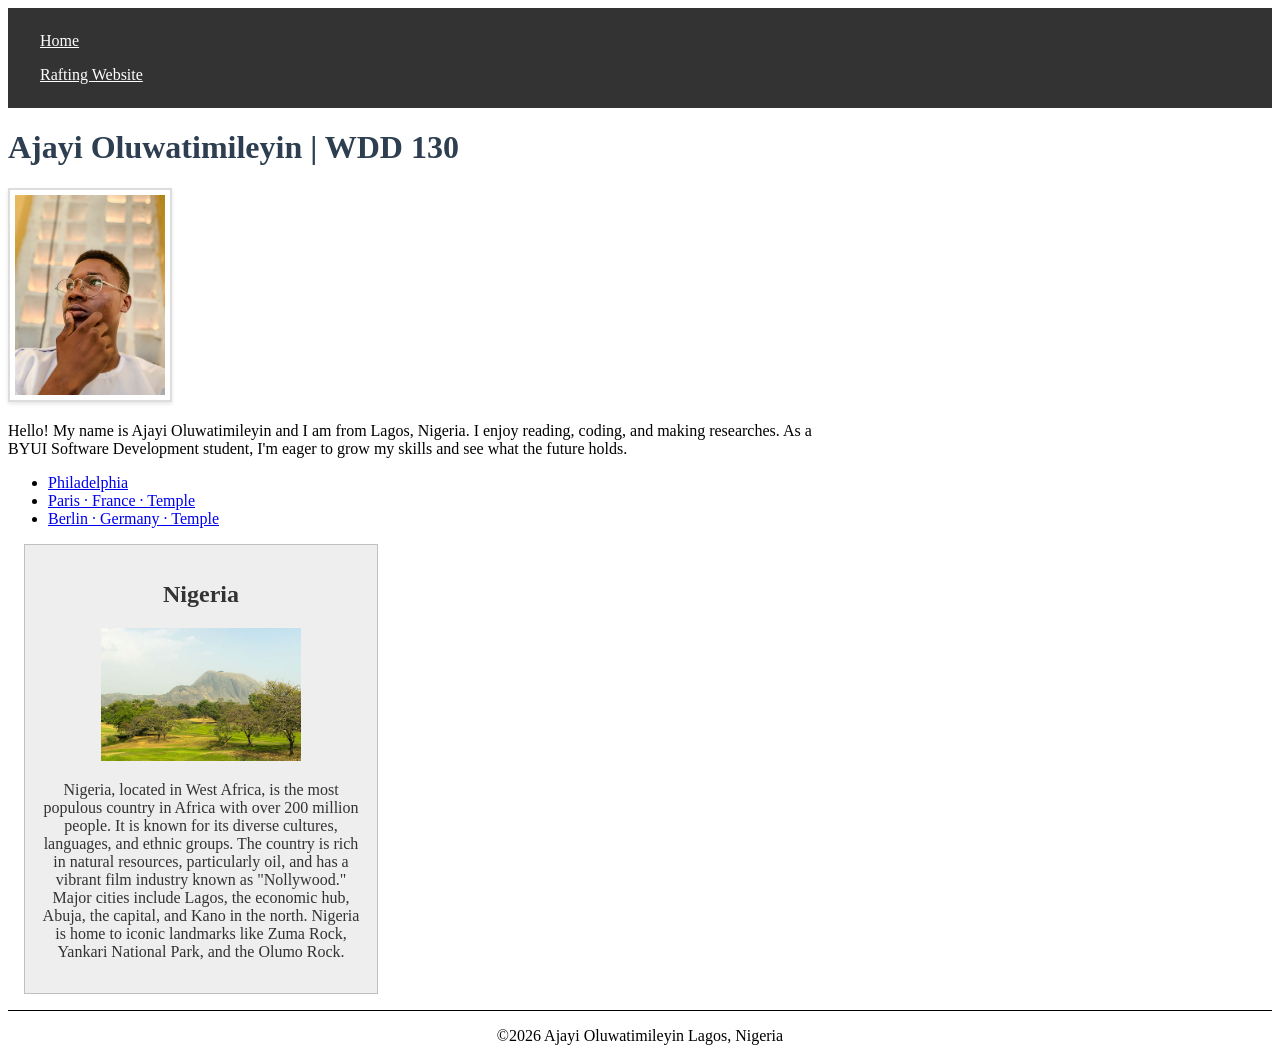
<file: index.html>
<!DOCTYPE html>
<html lang="en-US">

<head>
    <meta charset="utf-8">
    <meta name="viewport" content="width=device-width, initial-scale=1.0">
    <title>Ajayi Oluwatimileyin | WDD 130</title>
    <meta name="description" content="Ajayi Oluwatimileyin's BYU-IDAHO WDD 130 Course Home Page">
    <meta name="author" content="Ajayi Oluwatimileyin">
    <link rel="stylesheet" href="styles/styles.css">
</head>

<body>
    <header>
        <nav>
            <a href="#">Home</a>
            <a href="wwr/">Rafting Website</a>
        </nav>
    </header>
    <main>
        <h1>Ajayi Oluwatimileyin | WDD 130</h1>
        <img src="images/profile.jpg" alt="Hello, my name is Ajayi Oluwatimileyin" width="200">
        <p>Hello! My name is Ajayi Oluwatimileyin and I am from Lagos, Nigeria. I enjoy reading,
            coding, and making researches. As a BYUI Software Development student, I'm eager to grow
            my skills and see what the future holds.</p>

        <ul>
            <li><a href="https://www.churchofjesusschrist.org/temples/details/philadelphia-pennsylvania-temple"
                  target="_blank">Philadelphia</a></li>
            <li><a href="https://www.churchofjesusschrist.org/temples/details/paris-france-temple"
                  target="_blank">Paris · France · Temple</a></li>
            <li><a href="https://www.churchofjesusschrist.org/temples/details/lima-peru-los-olivos-temple"
                  target="_blank">Berlin · Germany · Temple</a></li>
        </ul>
    </main>
    <aside>
        <h2>Nigeria</h2>
        <img src="images/nigeria_image.jpg" alt="Nigeria landscape">
        <p>Nigeria, located in West Africa, is the most populous country in Africa with over 200
            million people. It is known for its diverse cultures, languages, and ethnic groups. The
            country is rich in natural resources, particularly oil, and has a vibrant film industry
            known as "Nollywood." Major cities include Lagos, the economic hub, Abuja, the capital,
            and Kano in the north. Nigeria is home to iconic landmarks like Zuma Rock, Yankari
            National Park, and the Olumo Rock.</p>
    </aside>
    <footer>
        <p>©2026 Ajayi Oluwatimileyin Lagos, Nigeria</p>
    </footer>
</body>

</html>
</file>
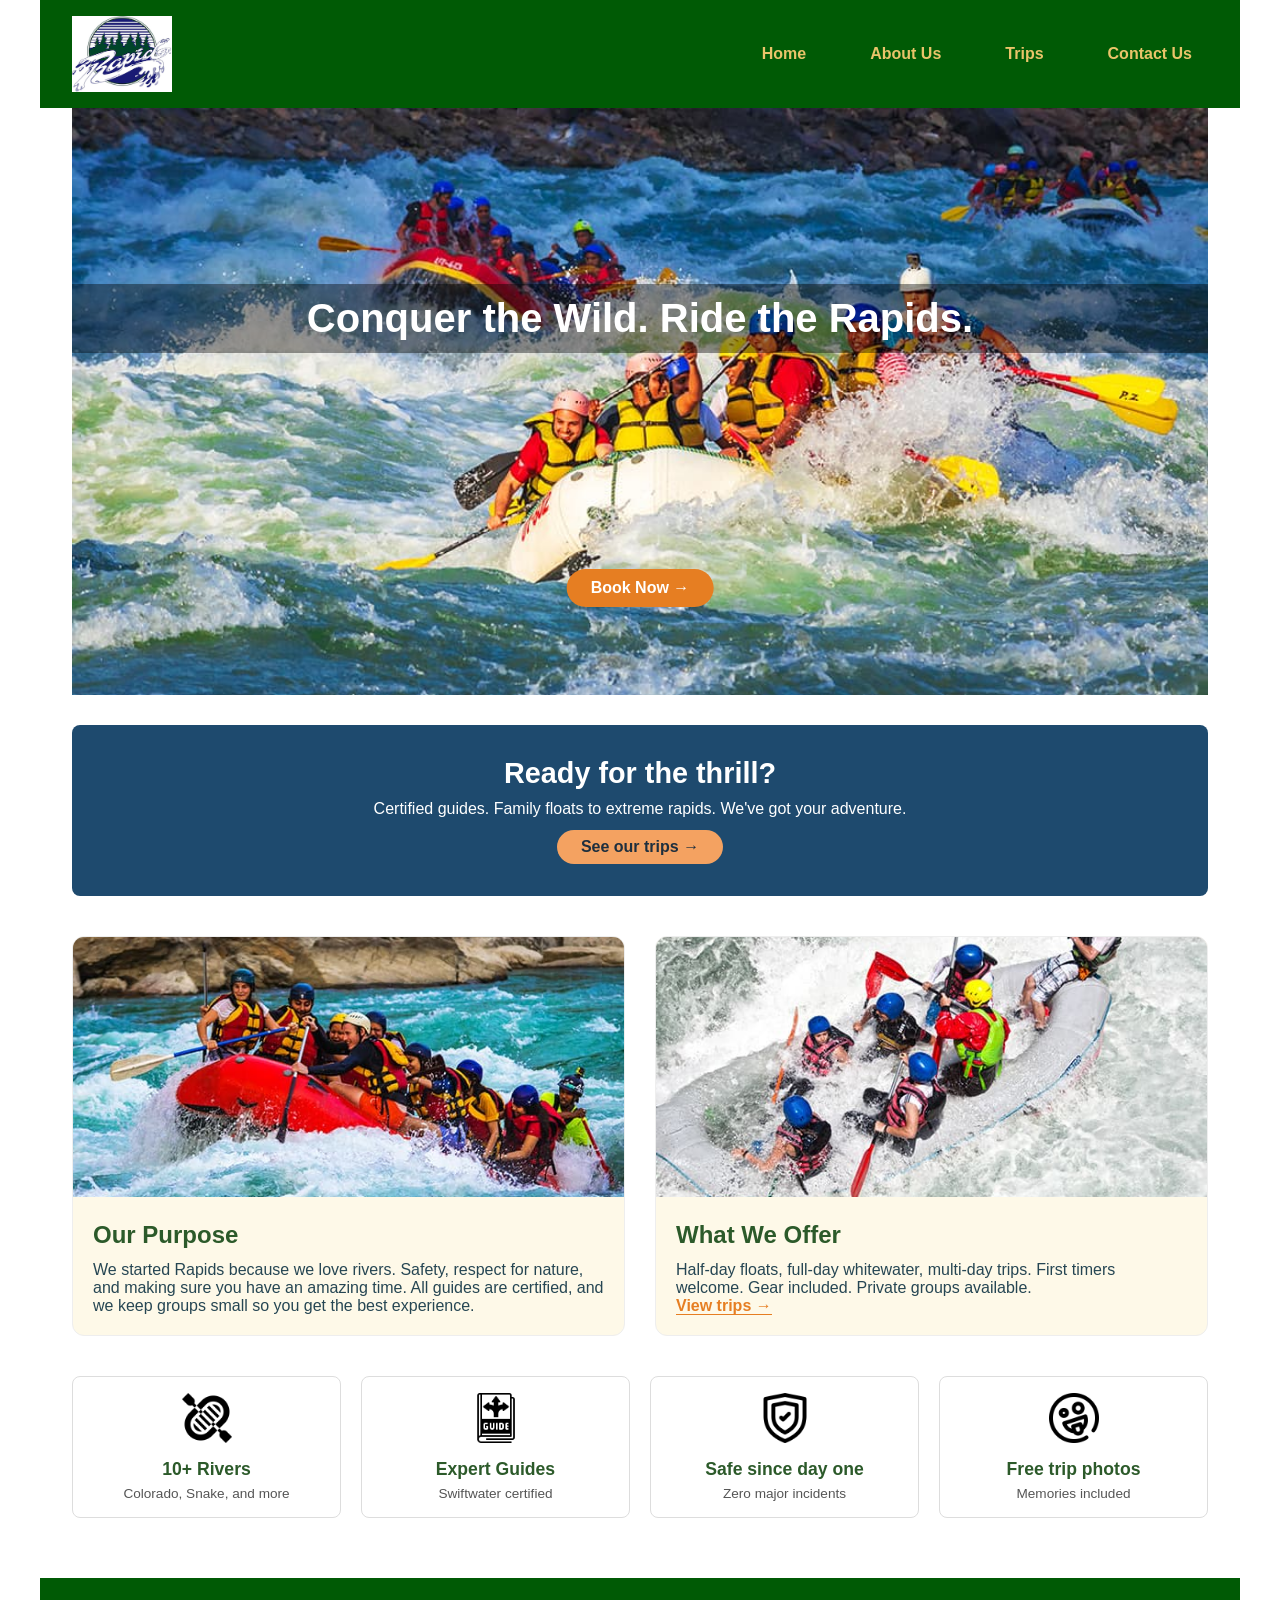
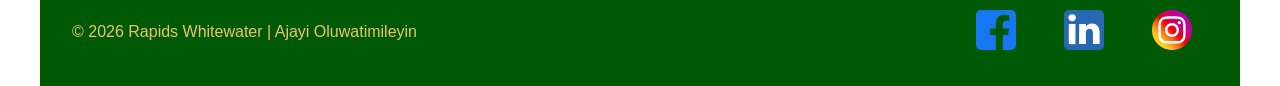
<file: wwr/index.html>
<!DOCTYPE html>
<html lang="en">

<head>
    <meta charset="UTF-8">
    <meta name="viewport" content="width=device-width, initial-scale=1.0">
    <meta name="description"
      content="White water rafting trips with Rapids. Book online, expert guides, family friendly to extreme rapids.">
    <meta name="author" content="Ajayi Oluwatimileyin">
    <title>Rapids Whitewater | Home</title>
    <link rel="stylesheet" href="styles/rafting.css">
</head>

<body>
    <header>
        <div class="logo">
            <img src="images/z-rapids-trees.jpg" alt="Rapids logo" width="100">
        </div>
        <nav aria-label="Main navigation">
            <ul>
                <li><a href="index.html">Home</a></li>
                <li><a href="about.html">About Us</a></li>
                <li><a href="trips.html">Trips</a></li>
                <li><a href="contact.html">Contact Us</a></li>
            </ul>
        </nav>
    </header>

    <main>
        <!-- Hero section -->
        <div class="hero-home">
            <img src="images/rafting12_1024.jpg" alt="Rafting on river" class="hero-img">
            <h1 class="hero-title">Conquer the Wild. Ride the Rapids.</h1>
            <a href="trips.html" class="hero-btn">Book Now →</a>
        </div>

        <!-- Big call to action banner -->
        <section class="cta-banner">
            <h2>Ready for the thrill?</h2>
            <p>Certified guides. Family floats to extreme rapids. We've got your adventure.</p>
            <a href="trips.html" class="cta-btn">See our trips →</a>
        </section>

        <!-- Two column grid: purpose + offerings -->
        <section class="home-grid">
            <div class="grid-box">
                <img src="images/rafting18_600.jpg" alt="Happy rafters on river">
                <div class="grid-text">
                    <h3>Our Purpose</h3>
                    <p>We started Rapids because we love rivers. Safety, respect for nature, and
                        making sure you have an amazing time. All guides are certified, and we keep
                        groups small so you get the best experience.</p>
                </div>
            </div>
            <div class="grid-box">
                <img src="images/rafting42_600.jpg" alt="Guide giving instructions">
                <div class="grid-text">
                    <h3>What We Offer</h3>
                    <p>Half-day floats, full-day whitewater, multi-day trips. First timers welcome.
                        Gear included. Private groups available.</p>
                    <a href="trips.html" class="grid-link">View trips →</a>
                </div>
            </div>
        </section>


        <section class="stats">
            <div class="stat-item">
                <img src="images/raft_4136257.png" alt="raft icon">
                <h3>10+ Rivers</h3>
                <p>Colorado, Snake, and more</p>
            </div>
            <div class="stat-item">
                <img src="images/book_16488438.png" alt="guide icon">
                <h3>Expert Guides</h3>
                <p>Swiftwater certified</p>
            </div>
            <div class="stat-item">
                <img src="images/shield_7532627.png" alt="safety icon">
                <h3>Safe since day one</h3>
                <p>Zero major incidents</p>
            </div>
            <div class="stat-item">
                <img src="images/crazy_8538346.png" alt="fun icon">
                <h3>Free trip photos</h3>
                <p>Memories included</p>
            </div>
        </section>
    </main>

    <footer>
        <p>© 2026 Rapids Whitewater | Ajayi Oluwatimileyin</p>
        <nav class="socialmedia">
            <a href="https://facebook.com" target="_blank"><img src="images/facebook-square.svg"
                  alt="Facebook"></a>
            <a href="https://linkedin.com" target="_blank"><img src="images/linkedin-square.svg"
                  alt="LinkedIn"></a>
            <a href="https://instagram.com" target="_blank"><img src="images/instagram.svg"
                  alt="Instagram"></a>
        </nav>
    </footer>
</body>

</html>
</file>
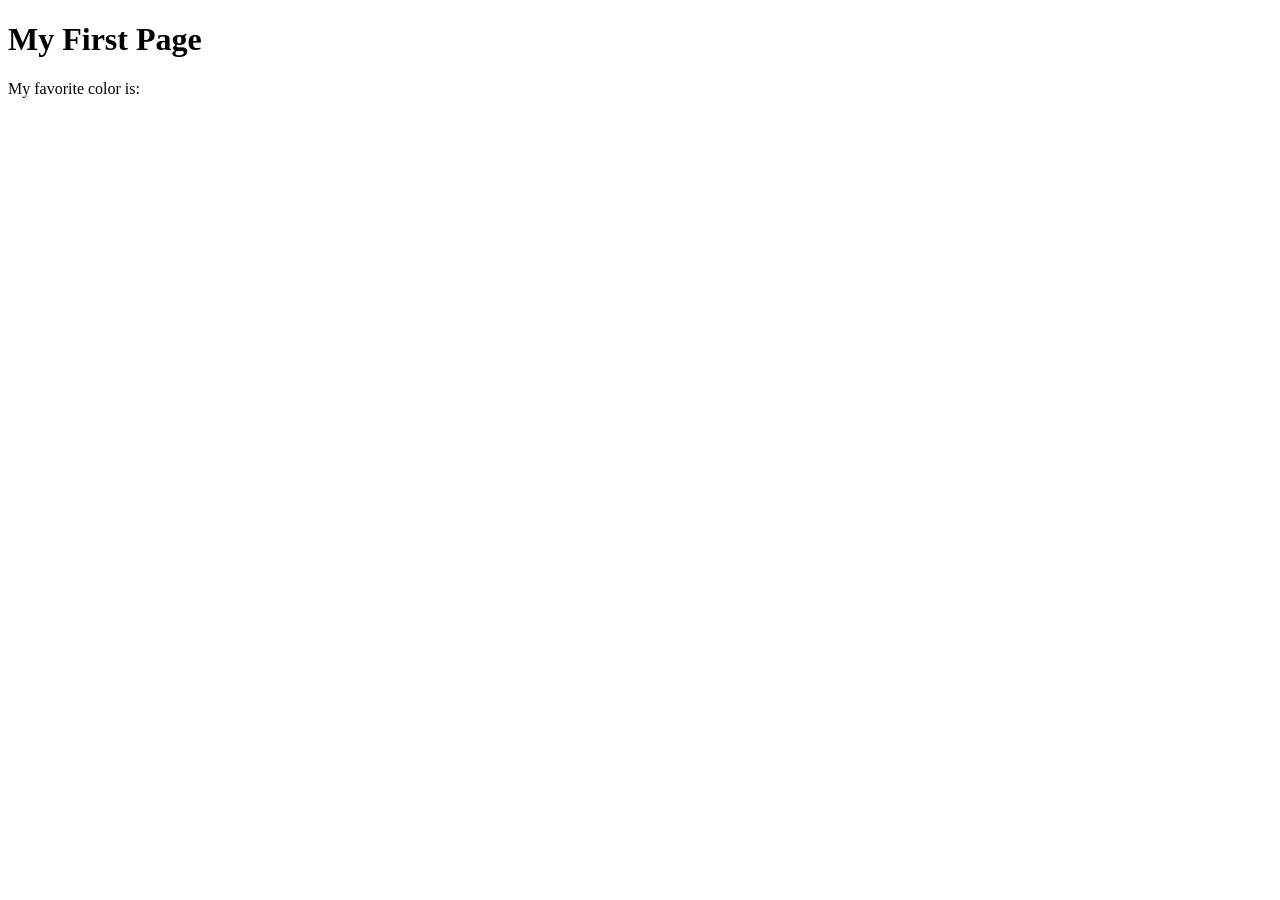
<file: week01/first-page.html>
<!DOCTYPE html>
<html lang="en">
<head>
    <meta charset="UTF-8">
    <meta name="viewport" content="width=device-width, initial-scale=1.0">
    <title>My First Page</title>
</head>
<body>
    <h1>My First Page</h1>
    <p>My favorite color is: </p>
</body>
</html>
</file>
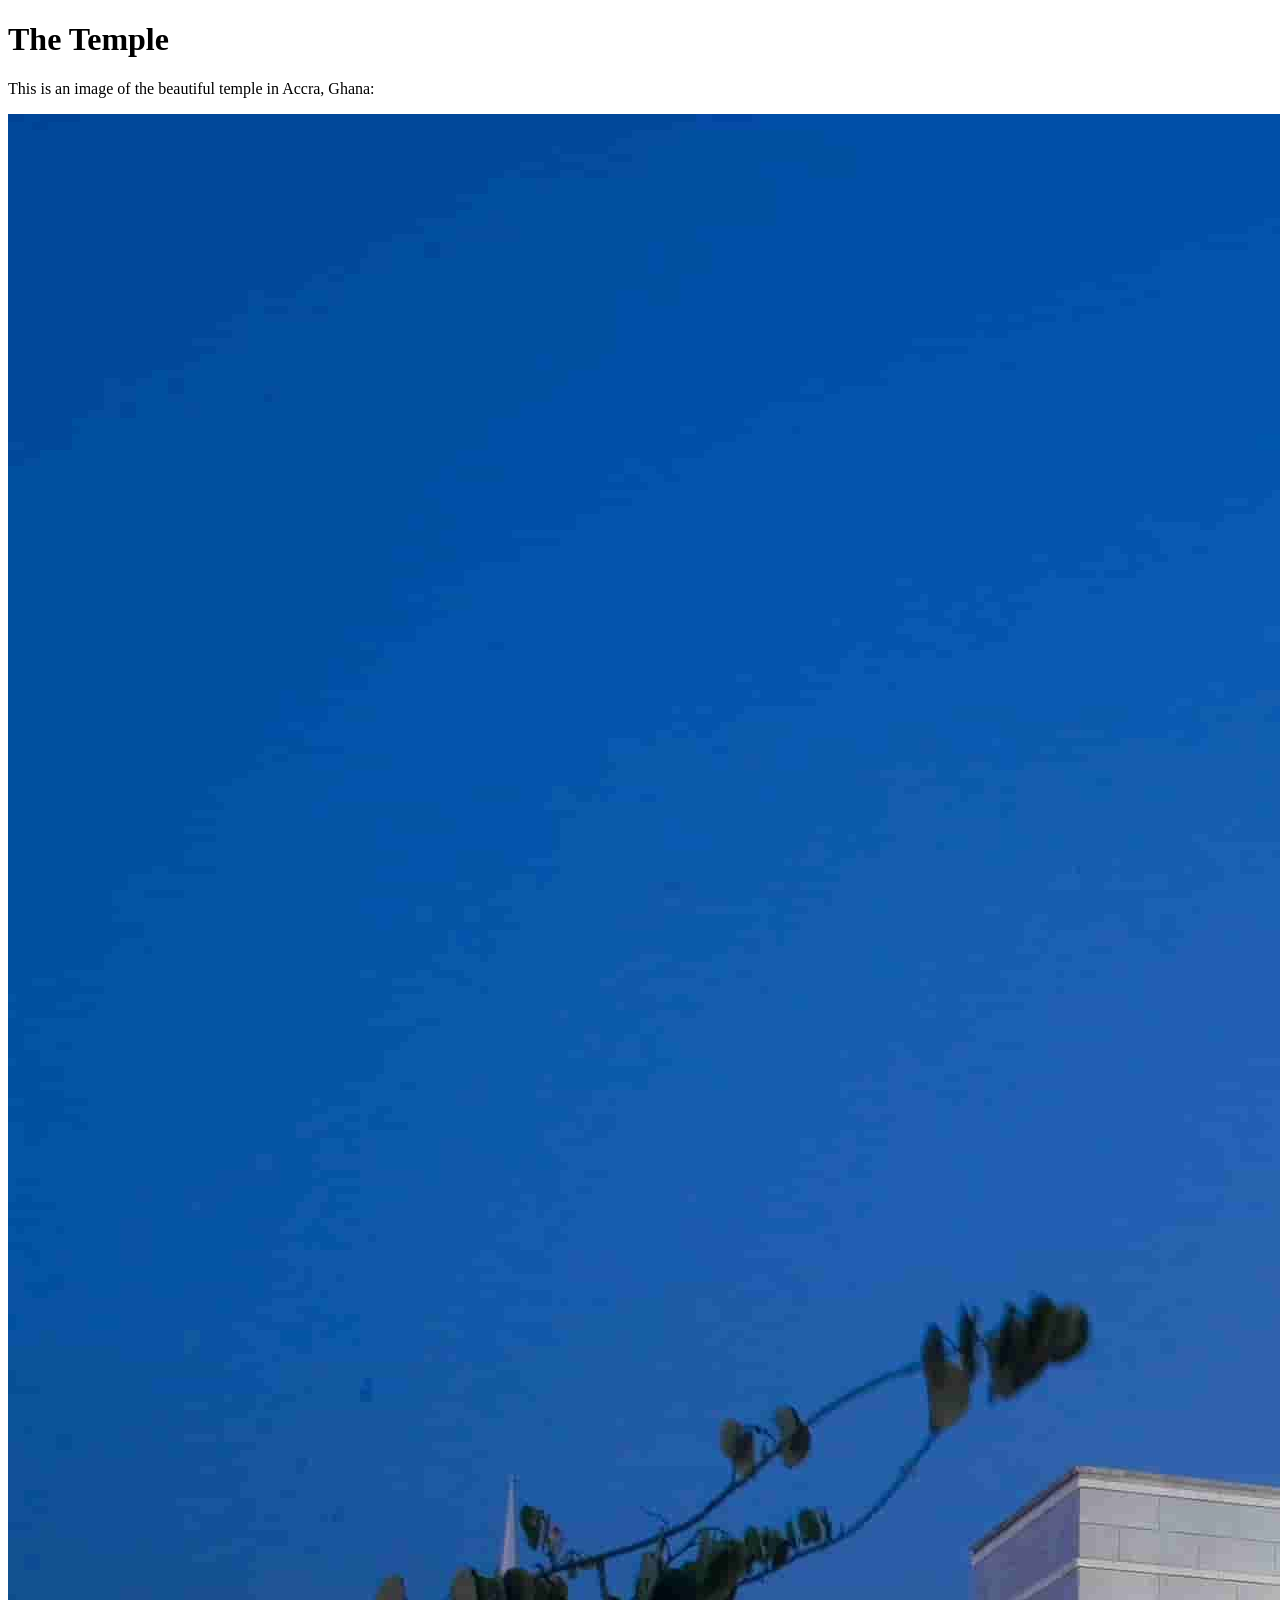
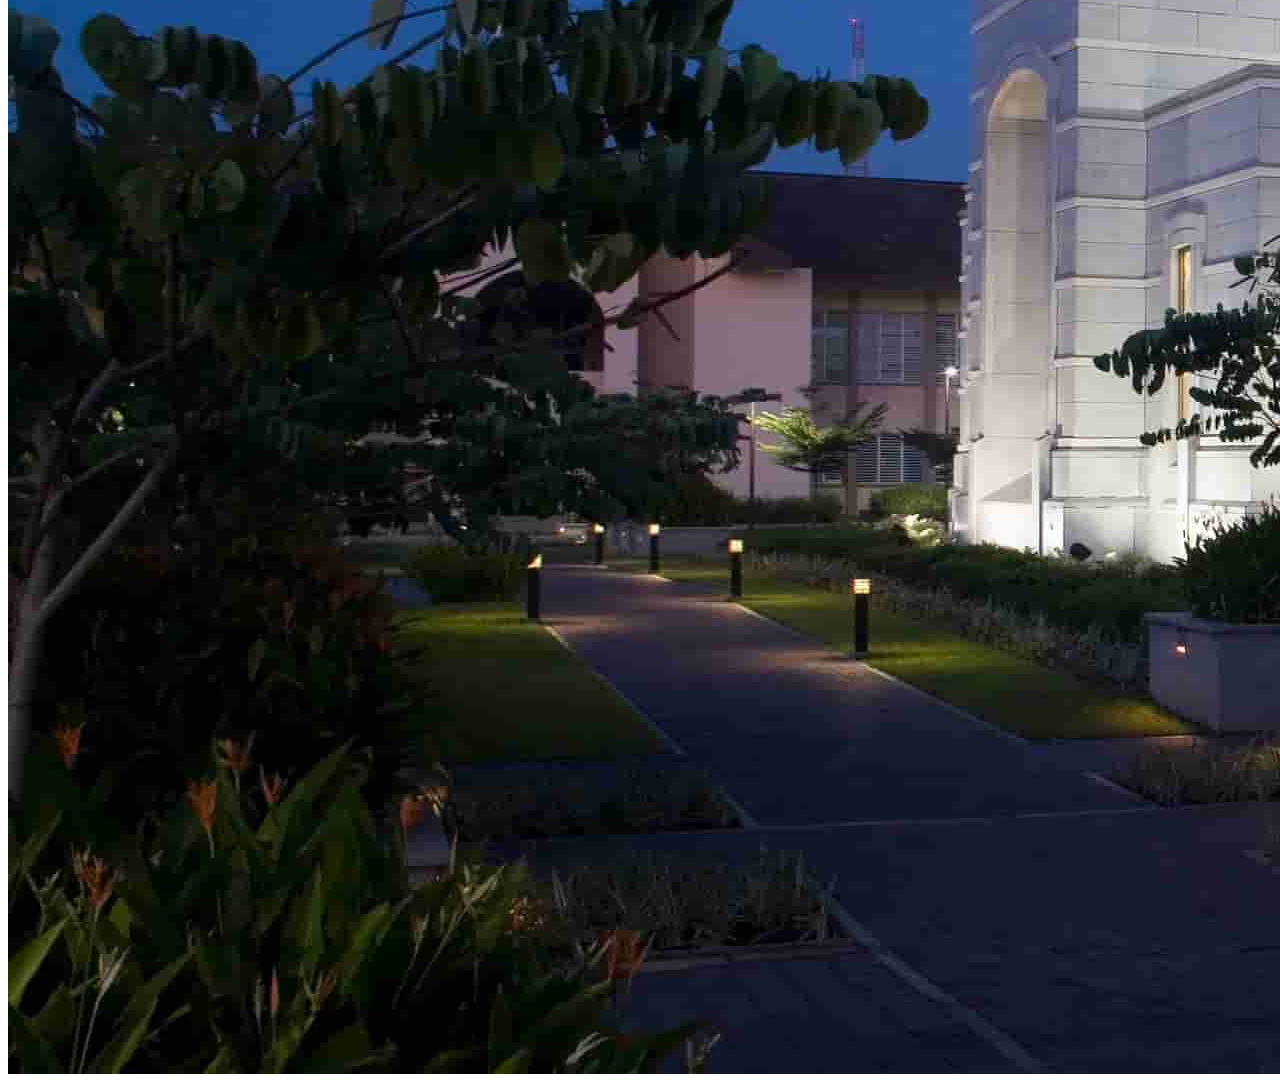
<file: week01/images.html>
<!DOCTYPE html>
<html lang="en">

<head>
    <meta charset="UTF-8">
    <meta name="viewport" content="width=device-width, initial-scale=1.0">
    <title>Temple Image</title>
</head>

<body>
    <h1>The Temple</h1>
    <p>This is an image of the beautiful temple in Accra, Ghana:</p>
    <img src="images/temple-smaall.jpg" alt="The Accra Ghana Temple">

</body>

</html>
</file>
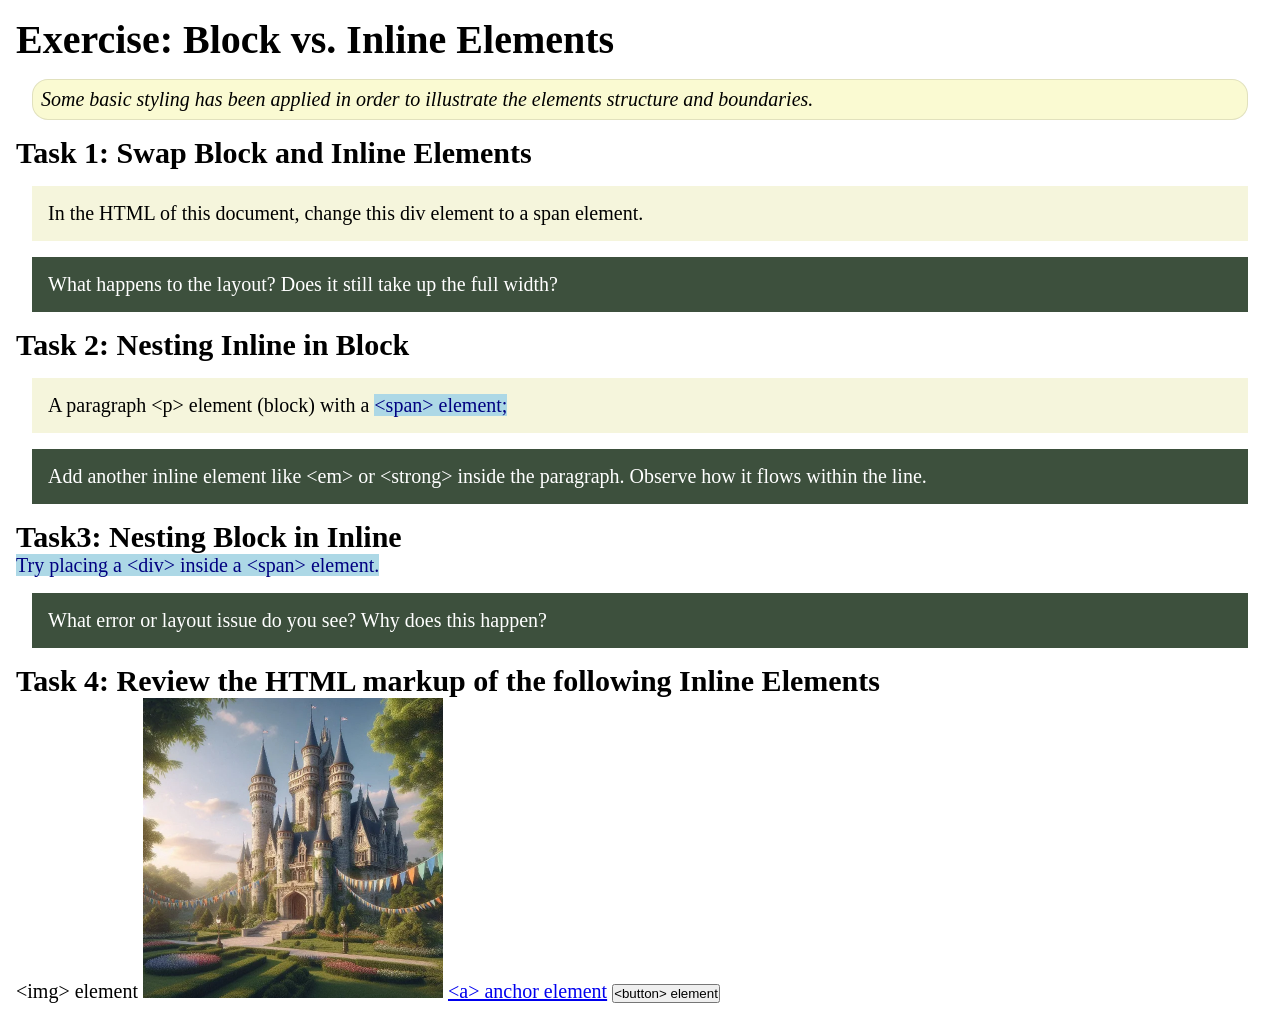
<file: week02/block-vs-inline.html>
<!DOCTYPE html>
<html lang="en">

<head>
    <meta charset="UTF-8">
    <meta name="viewport" content="width=device-width, initial-scale=1.0">
    <title>Exercise: Block vs. Inline Elements</title>
    <link rel="stylesheet" href="styles/block-vs-inline.css">
</head>

<body>
    <main>
        <h1>Exercise: Block vs. Inline Elements</h1>
        <p class="note">Some basic styling has been applied in order to illustrate the elements structure and
            boundaries.</p>

        <h2>Task 1: Swap Block and Inline Elements</h2>
        <div>In the HTML of this document, change this div element to a span element.</div>

        <p class="question">What happens to the layout? Does it still take up the full width?</p>

        <h2>Task 2: Nesting Inline in Block</h2>
        <p>A paragraph &lt;p&gt; element (block) with a <span>&lt;span&gt; element;</span></p>
        <p class="question">Add another inline element like &lt;em&gt; or &lt;strong&gt; inside the paragraph. Observe
            how it flows within the line.</p>

        <h2>Task3: Nesting Block in Inline</h2>
        <span>Try placing a &lt;div&gt; inside a &lt;span&gt; element.</span>
            <p class="question">What error or layout issue do you see? Why does this happen?</p>


            <h2>Task 4: Review the HTML markup of the following Inline Elements</h2>
        &lt;img&gt; element
        <img src="images/castle.webp" alt="placeholder image (images are inline)" width="300" height="300">
        <a href="https://churchofjesuschrist.org">&lt;a&gt; anchor element</a>
        <button type="button">&lt;button&gt; element</button>
    </main>
</body>

</html>
</file>
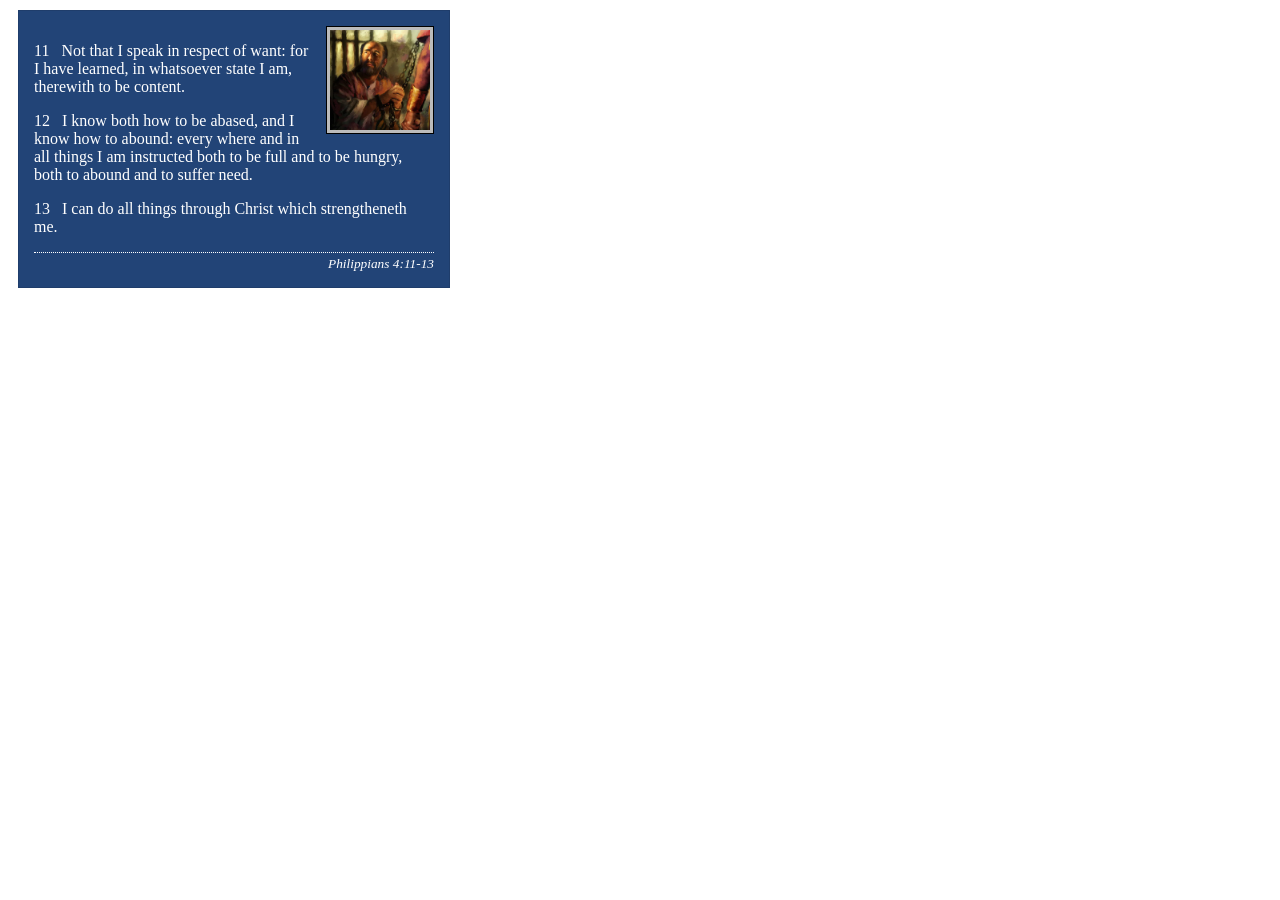
<file: week02/box-model-solution.html>
<!DOCTYPE html>
<html lang="en">
<head>
    <meta charset="UTF-8">
    <meta name="viewport" content="width=device-width, initial-scale=1.0">
    <title>Box Model Activity</title>
    <link rel="stylesheet" href="styles/box-model-solution.css">
</head>
<body>
    <main>
        <div class="callout">
            <img src="images/apostle-paul-imprisoned.webp" alt="Paul the Apostle - Imprisoned in Rome" width="200" height="200">
            <blockquote>
                <p>11 &nbsp; Not that I speak in respect of want: for I have learned, in whatsoever state I am, therewith to be content.</p>
                <p>12 &nbsp; I know both how to be abased, and I know how to abound: every where and in all things I am instructed both to be full and to be hungry, both to abound and to suffer need.</p>
                <p>13 &nbsp; I can do all things through Christ which strengtheneth me.</p>
            </blockquote>
            <cite>Philippians 4:11-13</cite>
        </div>
    </main>
</body>
</html>
</file>
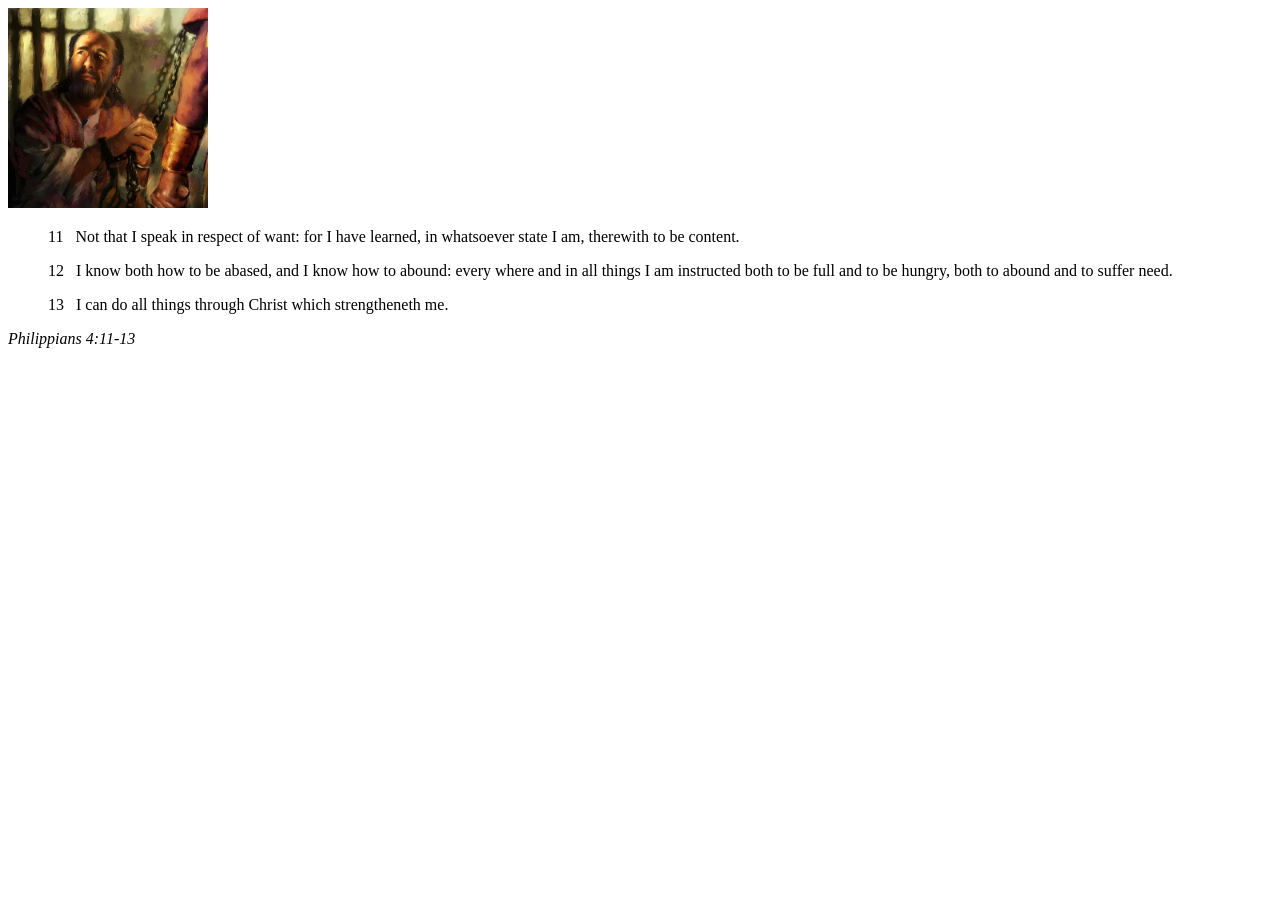
<file: week02/box-model.html>
<!DOCTYPE html>
<html lang="en">
<head>
    <meta charset="UTF-8">
    <meta name="viewport" content="width=device-width, initial-scale=1.0">
    <title>Box Model Activity</title>
</head>
<body>
    <main>
        <div class="callout">
            <img src="images/apostle-paul-imprisoned.webp" alt="Paul the Apostle - Imprisoned in Rome" width="200" height="200">
            <blockquote>
                <p>11 &nbsp; Not that I speak in respect of want: for I have learned, in whatsoever state I am, therewith to be content.</p>
                <p>12 &nbsp; I know both how to be abased, and I know how to abound: every where and in all things I am instructed both to be full and to be hungry, both to abound and to suffer need.</p>
                <p>13 &nbsp; I can do all things through Christ which strengtheneth me.</p>
            </blockquote>
            <cite>Philippians 4:11-13</cite>
        </div>
    </main>
</body>
</html>
</file>
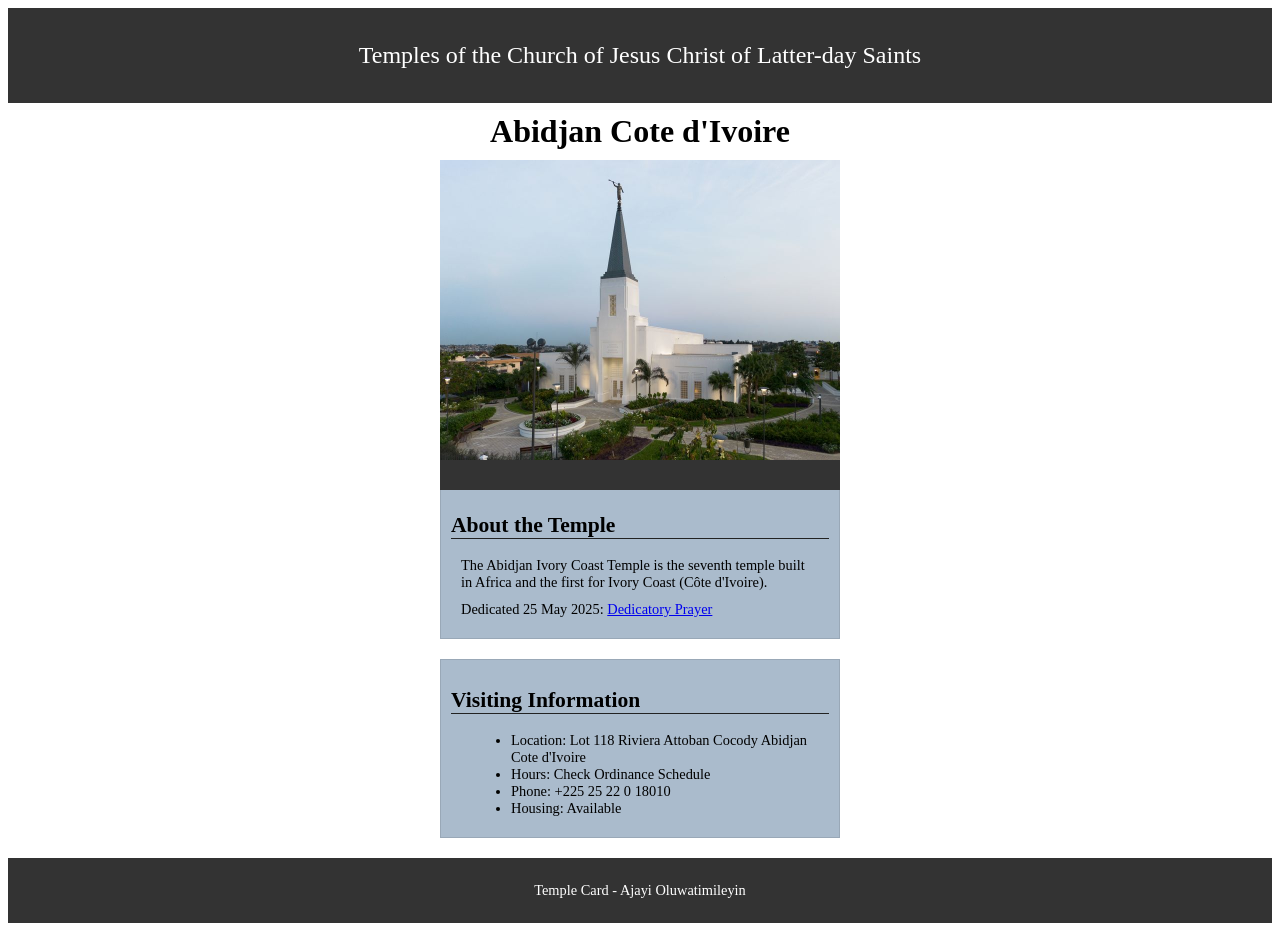
<file: week02/temple.html>
<!DOCTYPE html>
<html lang="en">

<head>
    <meta charset="UTF-8">
    <meta name="viewport" content="width=device-width, initial-scale=1.0">
    <title>Temple Card - Abidjan Cote d'Ivoire</title>
    <link rel="stylesheet" href="styles/temple.css">
</head>

<body>
    <header class="header">
        <p>Temples of the Church of Jesus Christ of Latter-day Saints</p>
    </header>
    <main>
        <h1>Abidjan Cote d'Ivoire</h1>
        <picture>
            <img src="images/abidjan-ivory-coast.jpeg" alt="Abidjan Cote d'Ivoire Temple">
        </picture>
        <section>
            <h2>About the Temple</h2>
            <p>The Abidjan Ivory Coast Temple is the seventh temple built in Africa and the first
                for Ivory Coast (Côte
                d'Ivoire).</p>
            <p>Dedicated 25 May 2025: <a
                  href="https://www.churchofjesuschrist.org/temples/dedicatory-prayer/abidjan-ivory-coast-temple/2025-05-25?lang=eng"
                  target="_blank" rel="noopener noreferrer">Dedicatory Prayer</a></p>
        </section>
        <section>
            <h2>Visiting Information</h2>
            <ul>
                <li>Location: Lot 118 Riviera Attoban Cocody Abidjan Cote d'Ivoire</li>
                <li>Hours: Check Ordinance Schedule</li>
                <li>Phone: +225 25 22 0 18010</li>
                <li>Housing: Available</li>
            </ul>
        </section>
    </main>
    <footer>
        <p>Temple Card - Ajayi Oluwatimileyin</p>
    </footer>
</body>

</html>
</file>
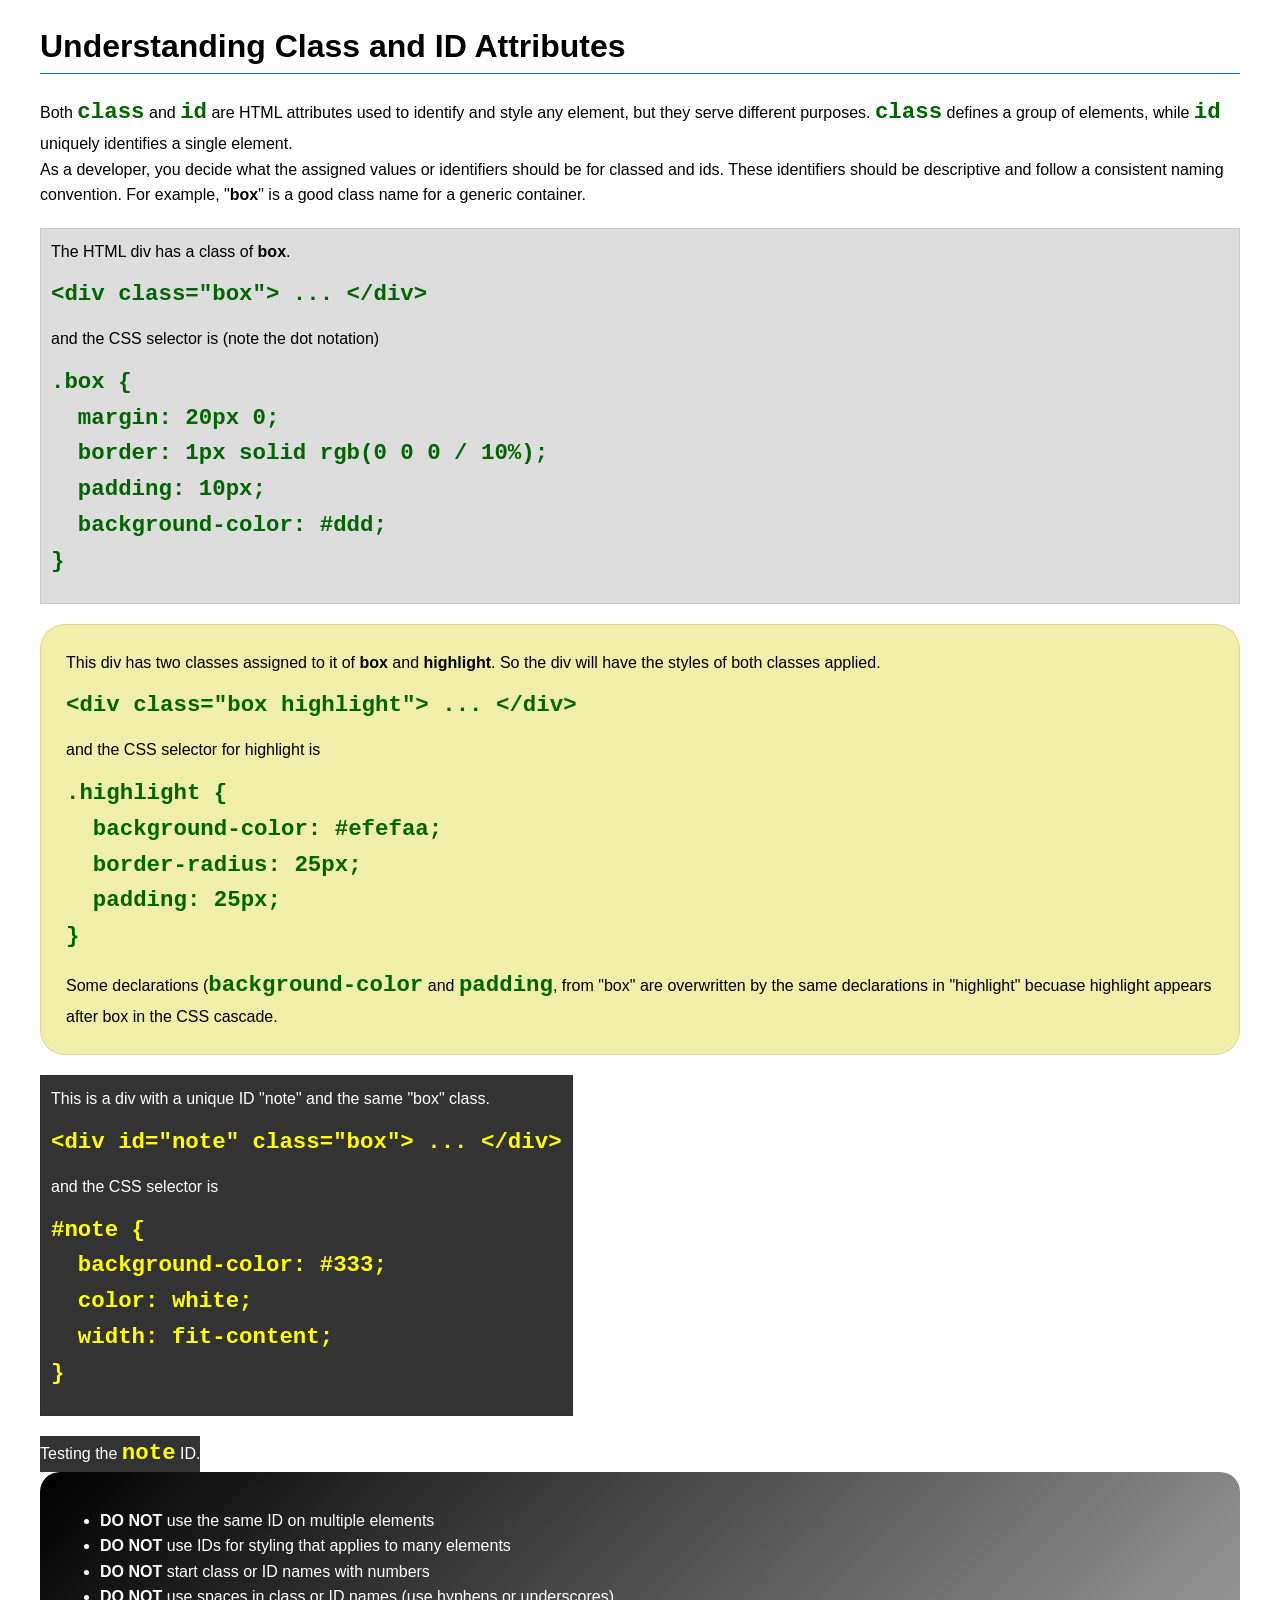
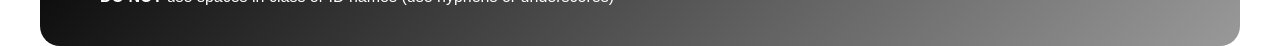
<file: week03/class-and-id.html>
<!DOCTYPE html>
<html lang="en">

<head>
    <meta charset="UTF-8">
    <meta name="viewport" content="width=device-width, initial-scale=1.0">
    <title>Class vs ID Attributes</title>
    <link rel="stylesheet" href="styles/class-and-id.css">
</head>

<body>
    <h1>Understanding Class and ID Attributes</h1>
    <p>Both <code>class</code> and <code>id</code> are HTML attributes used to identify and style any element, but they
        serve different purposes. <code>class</code> defines a group of elements, while <code>id</code> uniquely
        identifies a single element.</p>
    <p>As a developer, you decide what the assigned values or identifiers should be for classed and ids. These
        identifiers should be
        descriptive and follow a consistent naming convention. For example, "<strong>box</strong>" is a good class name
        for a generic container.</p>
    <div class="box">
        <p>The HTML div has a class of <strong>box</strong>.</p>
        <pre><code class="html">&lt;div class="box"&gt; ... &lt;/div&gt;</code></pre>
        and the CSS selector is (note the dot notation)
        <pre><code class="css">.box {
  margin: 20px 0;
  border: 1px solid rgb(0 0 0 / 10%);
  padding: 10px;
  background-color: #ddd; 
}</code></pre>
    </div>

    <div class="box highlight">
        <p>This div has two classes assigned to it of <strong>box</strong> and <strong>highlight</strong>. So the div
            will have the styles of both classes applied.</p>
        <pre><code class="html">&lt;div class="box highlight"&gt; ... &lt;/div&gt;</code></pre>
        and the CSS selector for highlight is
        <pre><code class="css">.highlight {
  background-color: #efefaa;
  border-radius: 25px;
  padding: 25px;
}</code></pre>
<p>Some declarations (<code>background-color</code> and <code>padding</code>, from "box" are overwritten by the same declarations in "highlight" becuase highlight appears after box in the CSS cascade.</p>
    </div>

    <div id="note" class="box">
        <p>This is a div with a unique ID "note" and the same "box" class.</p>
        <pre><code class="html">&lt;div id="note" class="box"&gt; ... &lt;/div&gt;</code></pre>
        and the CSS selector is
        <pre><code class="css">#note {
  background-color: #333;
  color: white;
  width: fit-content;
}</code></pre>
    </div>

    <div id="note">
        <p>Testing the <code>note</code> ID.</p>
    </div>

    <section id="best-practice">
        <ul>
            <li><strong>DO NOT</strong> use the same ID on multiple elements</li>
            <li><strong>DO NOT</strong> use IDs for styling that applies to many elements</li>
            <li><strong>DO NOT</strong> start class or ID names with numbers</li>
            <li><strong>DO NOT</strong> use spaces in class or ID names (use hyphens or underscores)</li>
        </ul>
    </section>




</body>

</html>
</file>
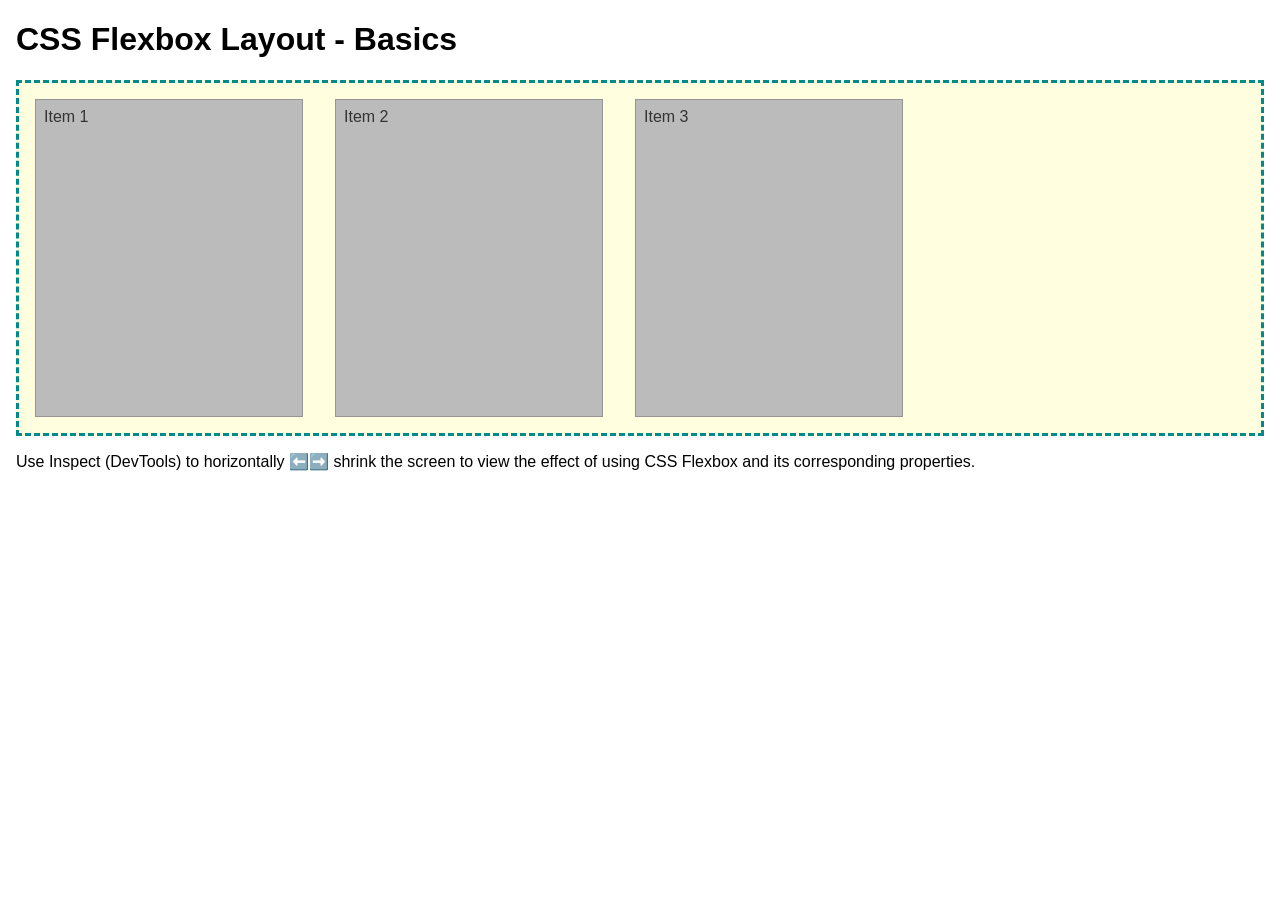
<file: week04/flexbox-layout.html>
<!DOCTYPE html>
<html lang="en">
<head>
    <meta charset="UTF-8">
    <meta name="viewport" content="width=device-width, initial-scale=1.0">
    <title>CSS Flexbox Layout - Basics</title>
    <link rel="stylesheet" href="styles/flexbox.css">
</head>
<body>
    <main>
        <h1>CSS Flexbox Layout - Basics</h1>
        <div class="flex-container">
            <div class="flex-item item1">Item 1</div>
            <div class="flex-item item2">Item 2</div>
            <div class="flex-item item3">Item 3</div>
        </div>
        <p>Use Inspect (DevTools) to horizontally ⬅️➡️ shrink the screen to view the effect of using CSS Flexbox and its corresponding properties.</p>
    </main>
</body>
</html>
</file>
<file: styles/styles.css>
nav {
    background-color: #333;
    padding: 1rem;
}

nav a {
    color: white;
    padding: 0.5rem 1rem;
    display: block;
}

main {
    max-width: 840px;
}

h1 {
    color: #2c3e50;
}

main img {
    width: 150px;
    height: auto;
    border: 2px solid #ddd;
    padding: 5px;
    box-shadow: 0 2px 4px rgba(0, 0, 0, 0.1);
}

aside {
    width: 20rem;
    margin: 1rem;
    border: 1px solid rgb(0 0 0 / 0.2);
    padding: 1rem;
    background-color: #eee;
    color: #333;
    text-align: center;
}

aside img {
    width: 200px;
    height: auto;
}

p {
    padding: 0;
}

footer {
    margin-top: 15px;
    border-top: 1px solid #000;
    text-align: center;
}
</file>
<file: wwr/styles/rafting.css>
/* CSS Variables & Reset */
:root {
    --primary-color: #005a05;
    --accent1-color: #264653;
    --accent2-color: #e9c46a;
    --white: #ffffff;
    --black: #000000;
    --heading-font: "Times New Roman", "Georgia", serif;
    --body-font: Arial, Helvetica, sans-serif;

    /* Contact page specific colors */
    --contact-bg-light: #f9f9f9;
    --contact-border-accent: #e67e22;
    --contact-card-bg: #fef9e8;
    --contact-form-bg: #f0f7f4;
    --contact-text-dark: #0a3b2f;
    --contact-text-medium: #1e4a3b;
}

* {
    margin: 0;
    padding: 0;
    box-sizing: border-box;
}

body {
    font-family: var(--body-font);
    color: var(--accent1-color);
    background-color: var(--white);
}

.container,
main,
.contact-main {
    max-width: 1200px;
    margin: 0 auto;
}

main,
.contact-main {
    padding: 0 2rem;
}

header {
    display: grid;
    grid-template-columns: auto 1fr;
    align-items: center;
    gap: 2rem;
    background-color: var(--primary-color);
    padding: 1rem 2rem;
    max-width: 1200px;
    margin: 0 auto;
}

.logo img {
    display: block;
    width: 100px;
    height: auto;
}

/* ===== NAVIGATION ===== */
nav ul {
    display: flex;
    list-style: none;
    justify-content: flex-end;
    gap: 2rem;
}

nav a {
    color: var(--accent2-color);
    text-decoration: none;
    font-weight: bold;
    padding: 0.5rem 1rem;
    transition: color 0.3s ease;
}

nav a:hover {
    color: var(--white);
}

nav a:focus {
    outline: 2px solid var(--black);
    outline-offset: 2px;
}

.hero {
    position: relative;
    margin: 2rem 0;
}

.hero img {
    display: block;
    width: 100%;
    height: auto;
}

.hero_h1 {
    position: absolute;
    top: 20px;
    width: 100%;
    padding: 16px;
    text-align: center;
    opacity: 0.7;
    background-color: var(--accent1-color);
    color: var(--white);
    font-family: var(--heading-font);
}

.hero article {
    position: absolute;
    bottom: 20px;
    left: 20px;
    right: 20px;
    background-color: var(--accent1-color);
    opacity: 0.85;
    color: var(--white);
    padding: 20px;
    border-radius: 8px;
    border-left: 4px solid var(--black);
}

.hero article p {
    color: var(--white);
}

.hero article img {
    float: right;
    width: 125px;
    margin-left: 16px;
}

.history-section {
    margin: 4rem 0;
}

.history-section h2,
.adventure-section h2,
.employees-section h2,
.contact-form-section h2 {
    text-align: center;
    font-family: var(--heading-font);
    color: var(--primary-color);
    margin-bottom: 2rem;
    font-size: 2rem;
}

.history-section p {
    line-height: 1.6;
    margin-bottom: 1rem;
    color: var(--accent1-color);
}

.adventure-section {
    margin: 4rem 0;
}

figure,
.employee-card {
    margin: 0;
    text-align: center;
}

figure img,
.employee-card img {
    width: 100%;
    height: 200px;
    object-fit: cover;
    border-radius: 2px;
}

.adventure-gallery {
    display: grid;
    grid-template-columns: repeat(5, 1fr);
    gap: 1rem;
    margin: 2rem 0;
}

figcaption,
.employee-card .caption p {
    margin-top: 0.5rem;
    font-weight: bold;
    color: var(--accent1-color);
    font-size: 0.9rem;
}

/* FOOTER  */
footer {
    display: flex;
    justify-content: space-between;
    align-items: center;
    background-color: var(--primary-color);
    color: var(--accent2-color);
    padding: 1.5rem 2rem;
    max-width: 1200px;
    margin: 2rem auto 0 auto;
}

footer p {
    margin: 0;
    color: var(--accent2-color);
}

.socialmedia {
    display: flex;
    gap: 1rem;
    align-items: center;
}

.socialmedia a {
    text-decoration: none;
    display: inline-block;
}

.socialmedia a img {
    width: 40px;
    height: 40px;
    transition: transform 0.3s ease;
}

.socialmedia a img:hover {
    transform: scale(1.1);
    filter: drop-shadow(0 2px 4px var(--black));
}

/* CONTACT PAGE SPECIFIC */
.contact-main {
    max-width: 1200px;
    margin: 2rem auto;
    padding: 0 20px;
}

.contact-grid {
    display: flex;
    flex-wrap: wrap;
    gap: 30px;
    margin-bottom: 50px;
}

.company-info {
    text-align: center;
    padding: 20px;
}

.company-info h1 {
    color: #2c5a2a;
    margin-top: 0;
}

.company-info address {
    font-style: normal;
    line-height: 1.5;
}

.map-container {
    margin: 20px 0;
    border-radius: 16px;
    overflow: hidden;
}

.map-container iframe {
    width: 100%;
    height: 300px;
    border: 0;
}

.employees-section {
    margin: 40px 0;
}

.employee-profiles {
    display: flex;
    flex-wrap: wrap;
    gap: 25px;
    justify-content: center;
}

.employee-card {
    background: white;
    border-radius: 20px;
    width: 240px;
    overflow: hidden;
    transition: all 0.2s;
}

.employee-card:hover {
    transform: scale(1.02);
    background: #fef8e7;
}

.employee-card img {
    width: 100%;
    height: 260px;
    object-fit: cover;
}

.employee-card .caption {
    padding: 12px 16px;
    background: #fffaf0;
}

.employee-card .caption h3 {
    margin: 0 0 6px;
    font-size: 1.2rem;
    color: #2c5a2a;
}

.employee-card .caption p {
    margin: 0;
    color: #c97e1a;
    font-weight: 500;
}

.contact-form-section {
    background: #ffffffea;
    border-radius: 28px;
    padding: 28px 24px;
    margin: 20px 0;
    border: 1px solid #e2ddd4;
}

.contact-form-section h2 {
    margin-top: 0;
    font-size: 1.8rem;
    color: #2c5a2a;
}

.rafting-form {
    max-width: 700px;
    margin: 0 auto;
}

.form-group {
    margin-bottom: 22px;
}

.form-group label {
    display: block;
    font-weight: 600;
    margin-bottom: 8px;
    color: #3b5e2b;
}

.form-group input[type="text"],
.form-group input[type="email"],
.form-group textarea {
    width: 100%;
    padding: 10px 12px;
    border: 1px solid #ccc;
    border-radius: 12px;
    font-size: 1rem;
    background: #fffef7;
}

.form-group input:focus,
.form-group textarea:focus {
    border-color: #e67e22;
    outline: none;
    background: #ffffff;
}

.radio-group {
    display: flex;
    flex-wrap: wrap;
    gap: 20px;
    margin-top: 8px;
}

.radio-group label {
    font-weight: normal;
    display: inline-flex;
    align-items: center;
    gap: 8px;
}

.checkbox-group {
    display: flex;
    align-items: center;
    gap: 10px;
}

.checkbox-group label {
    margin-bottom: 0;
    font-weight: normal;
}

.submit-btn {
    background-color: #e67e22;
    color: white;
    border: none;
    padding: 12px 28px;
    font-size: 1.1rem;
    font-weight: bold;
    border-radius: 40px;
    cursor: pointer;
    width: 100%;
    max-width: 240px;
    transition: 0.2s;
}

.submit-btn:hover {
    background-color: #bf5e0a;
    transform: scale(0.98);
}

/* Hompage CSS*/
/* General */
.home-main {
    max-width: 1200px;
    margin: 0 auto;
}

/* Hero */
.hero-home {
    position: relative;
    margin-bottom: 30px;
}

.hero-img {
    width: 100%;
    display: block;
}

.hero-title {
    position: absolute;
    top: 30%;
    left: 0;
    width: 100%;
    text-align: center;
    font-size: 2.5rem;
    color: white;
    background: rgba(0, 0, 0, 0.4);
    padding: 12px;
    font-weight: bold;
}

.hero-btn {
    position: absolute;
    bottom: 15%;
    left: 50%;
    transform: translateX(-50%);
    background: #e67e22;
    color: white;
    padding: 10px 24px;
    text-decoration: none;
    font-weight: bold;
    border-radius: 30px;
}

.hero-btn:hover {
    background: #bf5e0a;
}

/* CTA banner */
.cta-banner {
    background: #1e4a6e;
    color: white;
    text-align: center;
    padding: 32px 20px;
    margin: 20px 0 40px;
    border-radius: 8px;
}

.cta-banner h2 {
    margin: 0 0 10px;
    font-size: 1.8rem;
}

.cta-btn {
    display: inline-block;
    background: #f4a261;
    color: #1e2f3e;
    padding: 8px 24px;
    text-decoration: none;
    font-weight: bold;
    border-radius: 30px;
    margin-top: 12px;
}

.cta-btn:hover {
    background: #e76f51;
    color: white;
}

/* Two column grid */
.home-grid {
    display: grid;
    grid-template-columns: 1fr 1fr;
    gap: 30px;
    margin: 40px 0;
}

.grid-box {
    background: #fef9e8;
    border-radius: 12px;
    overflow: hidden;
    border: 1px solid #eee;
}

.grid-box img {
    width: 100%;
    height: 260px;
    object-fit: cover;
}

.grid-text {
    padding: 20px;
}

.grid-text h3 {
    font-size: 1.5rem;
    margin-bottom: 12px;
    color: #2c5a2a;
}

.grid-link {
    color: #e67e22;
    font-weight: bold;
    text-decoration: none;
    border-bottom: 1px solid #e67e22;
}

/* Stats row */
.stats {
    display: grid;
    grid-template-columns: repeat(4, 1fr);
    gap: 20px;
    margin: 40px 0 60px;
}

.stat-item {
    text-align: center;
    padding: 16px;
    background: white;
    border: 1px solid #ddd;
    border-radius: 8px;
}

.stat-item img {
    width: 50px;
    margin-bottom: 12px;
}

.stat-item h3 {
    font-size: 1.1rem;
    margin-bottom: 6px;
    color: #2c5a2a;
}

.stat-item p {
    font-size: 0.85rem;
    color: #555;
}

/* Trips page */
/* Trips page - simple, no over-styling */
.trips-main {
    max-width: 1200px;
    margin: 0 auto;
    padding: 0 16px;
}

.trip-cta {
    background: #1e4a6e;
    color: white;
    text-align: center;
    padding: 30px 20px;
    margin-bottom: 30px;
    border-radius: 6px;
}

.trip-cta h2 {
    margin: 0 0 8px 0;
    font-size: 1.8rem;
}

.trip-cta-btn {
    display: inline-block;
    background: #f4a261;
    color: #1e2f3e;
    padding: 8px 24px;
    text-decoration: none;
    font-weight: bold;
    border-radius: 30px;
    margin-top: 12px;
}

.trip-cta-btn:hover {
    background: #e76f51;
    color: white;
}

.section-title {
    color: #1e4a6e;
    border-bottom: 2px solid #f4a261;
    padding-bottom: 8px;
    margin: 30px 0 20px 0;
    font-size: 1.6rem;
}

.trips-grid {
    display: grid;
    grid-template-columns: repeat(3, 1fr);
    gap: 20px;
    margin-bottom: 40px;
}

.trip-card {
    background: #fafaf8;
    border: 1px solid #ddd;
    border-radius: 6px;
    overflow: hidden;
}

.trip-card img {
    width: 100%;
    height: 200px;
    object-fit: cover;
}

.trip-card-content {
    padding: 14px;
}

.trip-card-content h3 {
    margin-top: 0;
    margin-bottom: 10px;
    color: #1e4a6e;
    font-size: 1.3rem;
}

.trip-card-content p {
    margin: 6px 0;
    line-height: 1.4;
}

.trips-table-section {
    margin: 30px 0 50px;
    overflow-x: auto;
}

.trips-table {
    width: 100%;
    border-collapse: collapse;
    border: 1px solid #ccc;
    font-size: 0.9rem;
}

.trips-table th {
    background: #1e4a6e;
    color: white;
    padding: 10px 8px;
    text-align: left;
}

.trips-table td {
    border: 1px solid #ccc;
    padding: 8px;
}

.trips-table tr:nth-child(even) {
    background: #f9f9f9;
}

.table-note {
    margin-top: 12px;
    font-size: 0.8rem;
    color: #555;
}

@media (max-width: 768px) {
    .trips-grid {
        grid-template-columns: 1fr;
    }
}
</file>
<file: week02/styles/block-vs-inline.css>
* {
    margin: 0;
    padding: 0;
}

body {
    font-size: 20px;
    margin: 1rem;
}

p,
div {
    background-color: beige;
    margin: 1rem;
    padding: 1rem;
}

span {
    color: navy;
    background-color: lightblue;
}

code {
    margin: 0;
    padding: 0;
    color: green;
    font-size: 1.2rem;
}

.note {
    font-style: italic;
    background-color: lightgoldenrodyellow;
    border-radius: 1rem;
    border: 1px solid rgb(0 0 0 / 10%);
    margin: 1rem;
    padding: .5rem;
}

.question {
    background-color: #3d503d;
    color: #fff;
}
</file>
<file: week02/styles/box-model-solution.css>
.callout {
    max-width: 400px;
    margin: 10px;
    border: 1px solid rgba(0, 0, 0, .1);
    padding: 15px;
    background-color: #247;
    color: #fff;
}

.callout img {
    float: right;
    margin: 0 0 10px 15px;
    border: 1px solid #000;
    padding: 3px;
    background-color: #bbb;
    width: 100px;
    height: auto;

}

blockquote {
    margin: 0;
}

cite {
    display: block;
    border-top: 1px dotted #fff;
    padding-top: 3px;
    text-align: right;
    font-size: smaller;
}
</file>
<file: week02/styles/temple.css>
body {
    font-size: Ari;
}

header,
footer {
    background-color: #333;
    color: #fff;
    padding: 10px;
    text-align: center;
    font-size: 1.5rem;
}

main {
    width: 400px;
    margin: 0 auto;
}

h1 {
    margin: 10px;
    text-align: center;
}

h2 {
    border-bottom: 1px solid #222;
}

img {
    width: 100%;
    height: auto;
    box-shadow: 0 30px #333;
}

section {
    margin: 20px 0;
    border: 1px solid rgb(0 0 0 / 10%);
    padding: 10px;
    background-color: #abc;
    font-size: .9rem;
}

section p {
    margin: 10px;
}

ul {
    margin: 10px 20px;
}

footer {
    font-size: .9rem;
}
</file>
<file: week03/styles/class-and-id.css>
body {
    font-family: Arial, sans-serif;
    line-height: 1.6;
    margin: 0;
    padding: 0 40px;
}

h1 {
    border-bottom: 1px solid rgb(0 110 182);
    padding-bottom: 0;
}



p {
    margin: 0;
}

code {
    color: darkgreen;
    font-weight: 700;
    font-size: 1.4rem;
}

/* Class examples - can be reused */

.box {
    margin: 20px 0;
    border: 1px solid rgb(0 0 0 / 10%);
    padding: 10px;
    background-color: #ddd; /* this is shorthand for #dddddd */
}

.highlight {
    background-color: #efefaa;
    border-radius: 25px;
    padding: 25px;
}

/* ID examples - should be unique */

#note {
    background-color: #333;
    color: white;
    width: fit-content;
}

#note code {
    color: yellow;
}

#best-practice {
    background: linear-gradient(135deg, #000 0%, #999 100%);
    color: white;
    border-radius: 20px;
    padding: 20px
}
</file>
<file: week04/styles/flexbox.css>
body {
    font-family: Helvetica, Arial, sans-serif;
    margin: 1rem;
}

.flex-container {
    border: 3px dashed darkcyan;
    background-color: lightyellow;
    display: flex;
    flex-wrap: wrap;
}

.flex-item {
    width: 250px;
    margin: 1rem;
    border: 1px solid rgb(0 0 0 / 20%);
    padding: 0.5rem;
    background-color: #bbb;
    color: #333;
}

.item1 {
    min-height: 100px;
}

.item2 {
    min-height: 200px;
}

.item3 {
    min-height: 300px;
}
</file>
